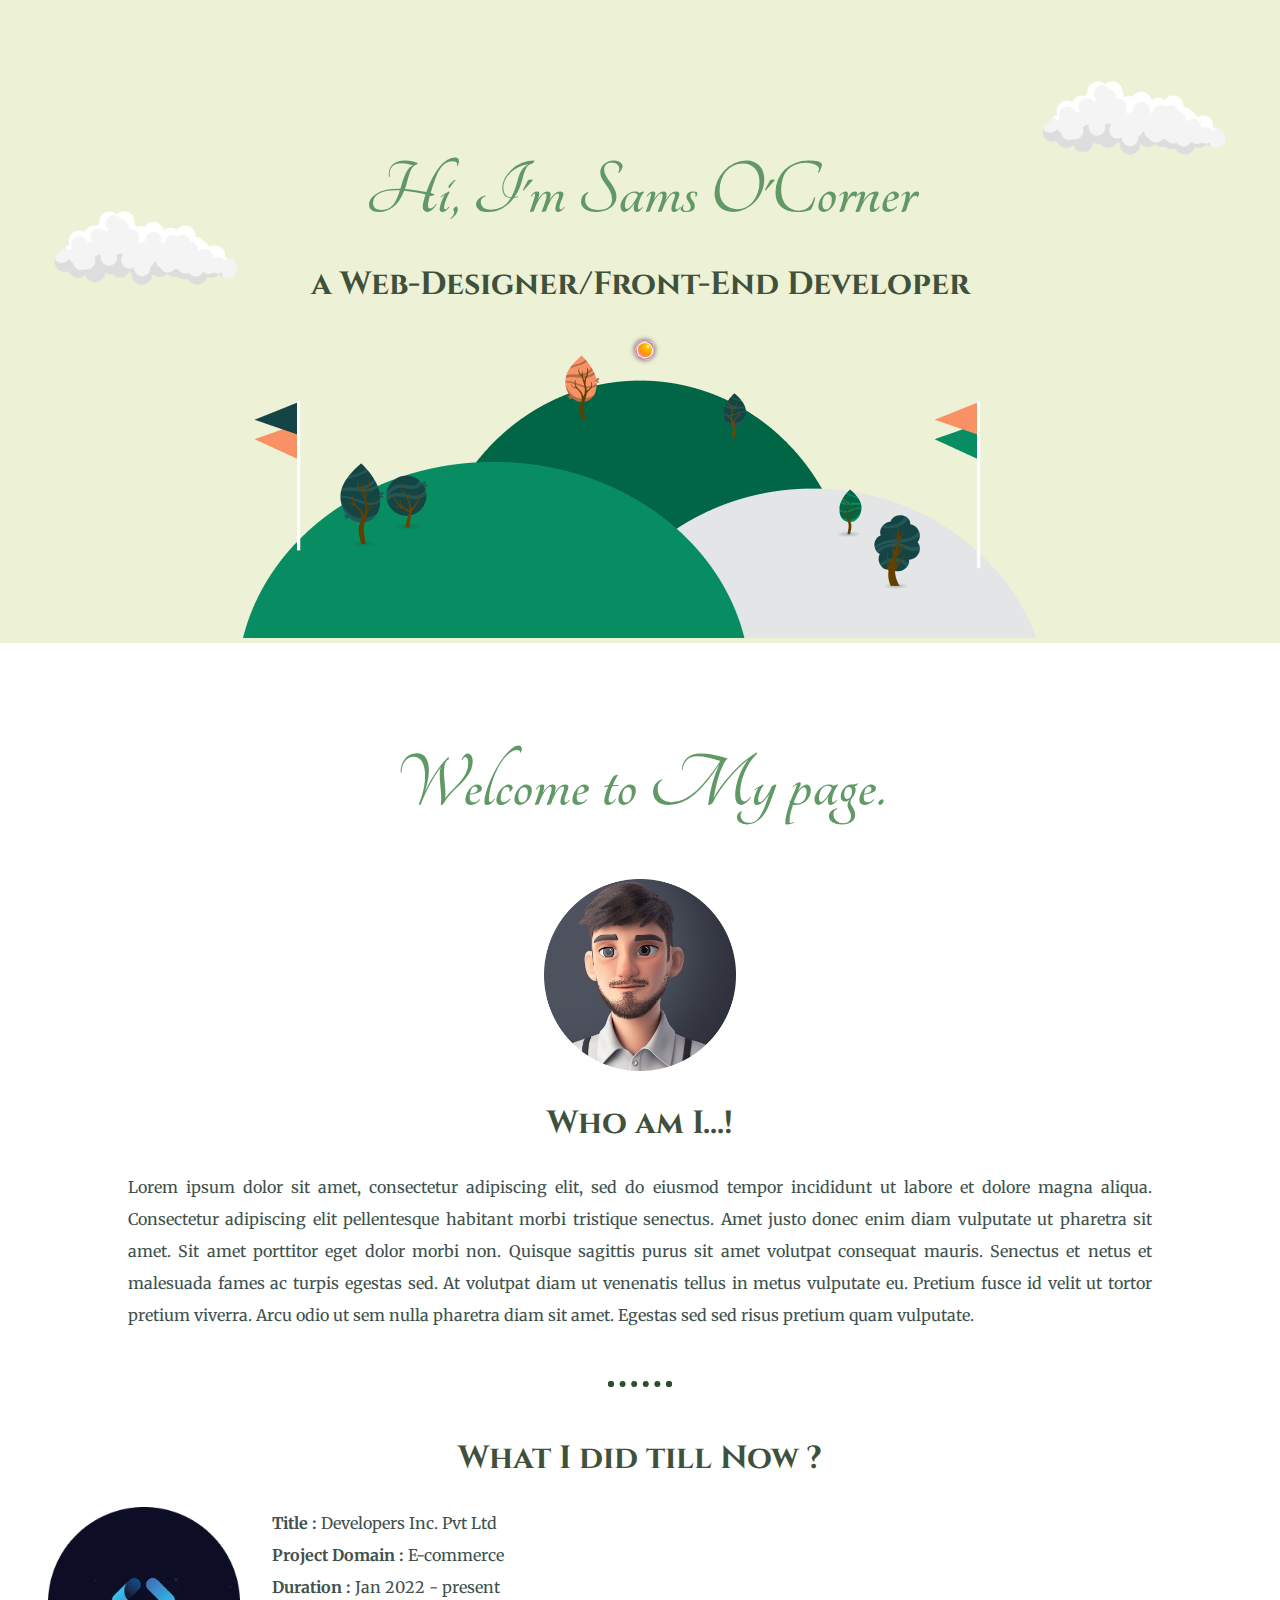
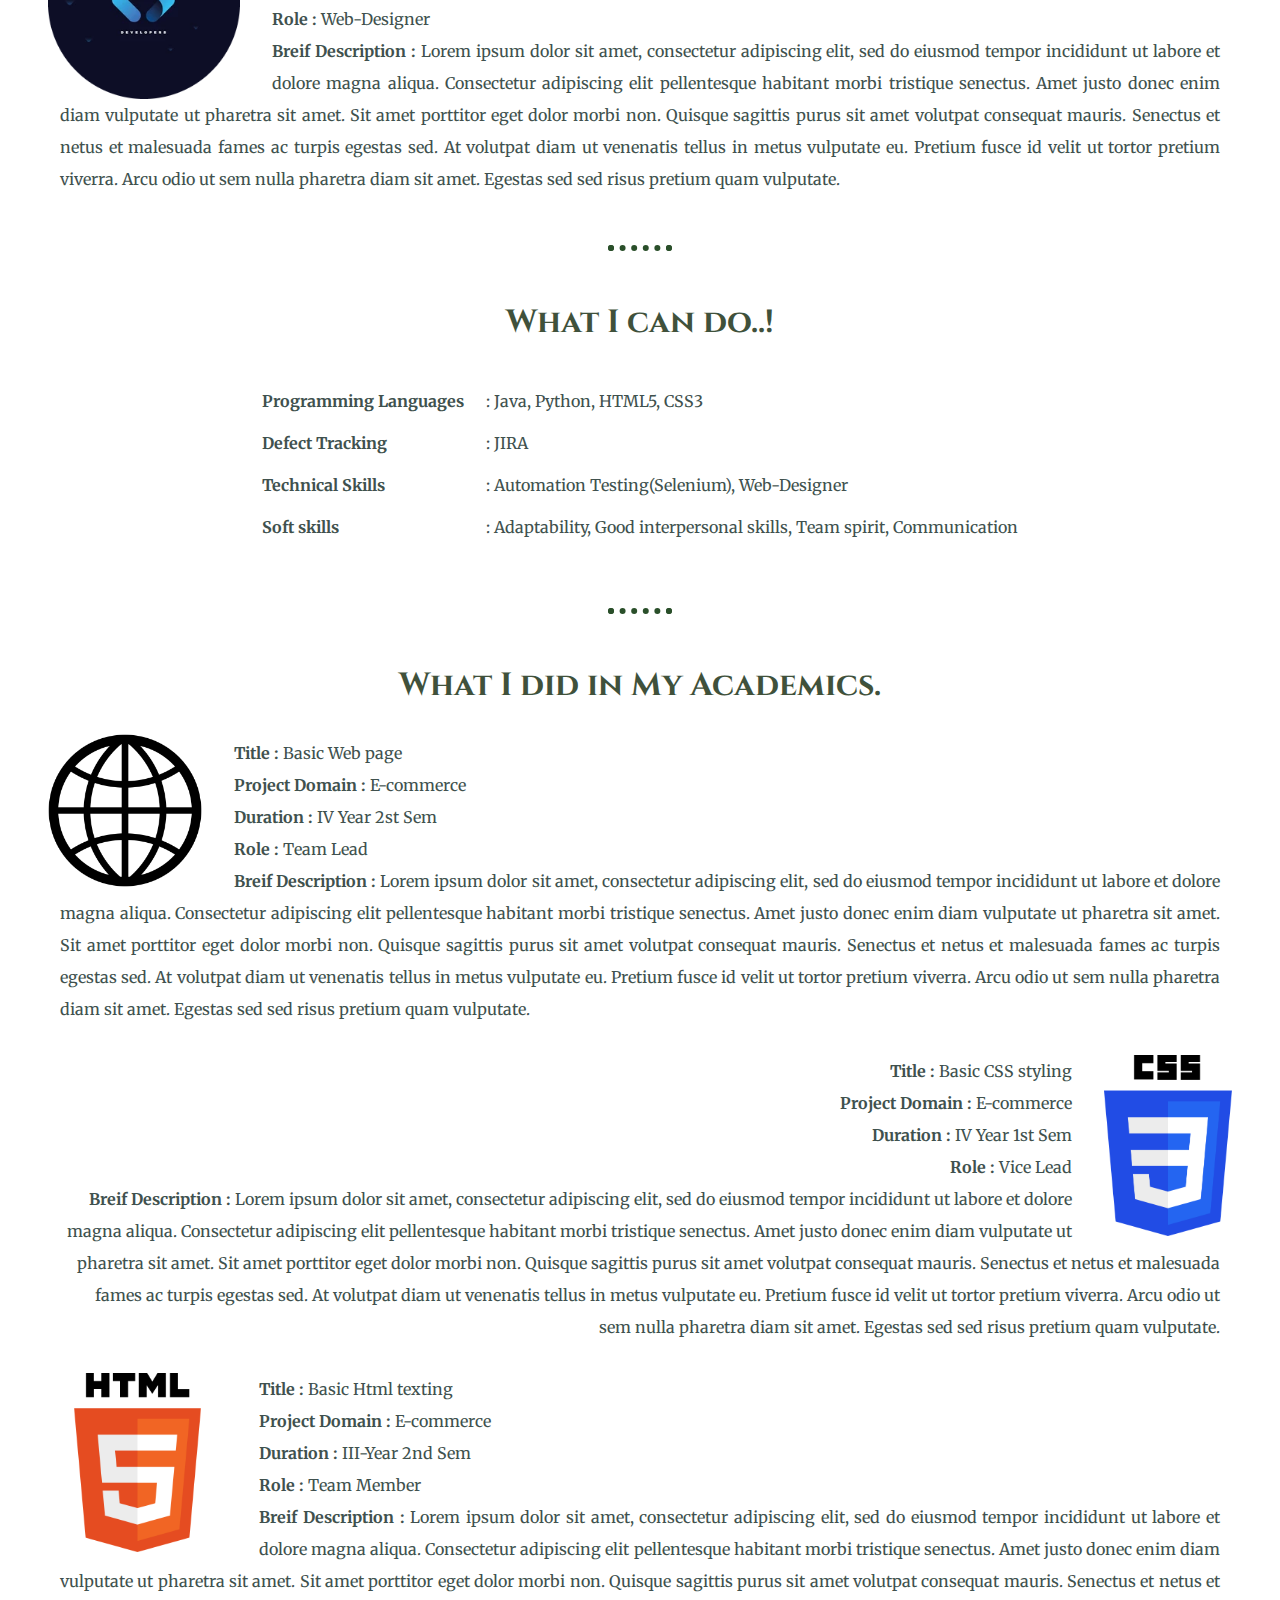
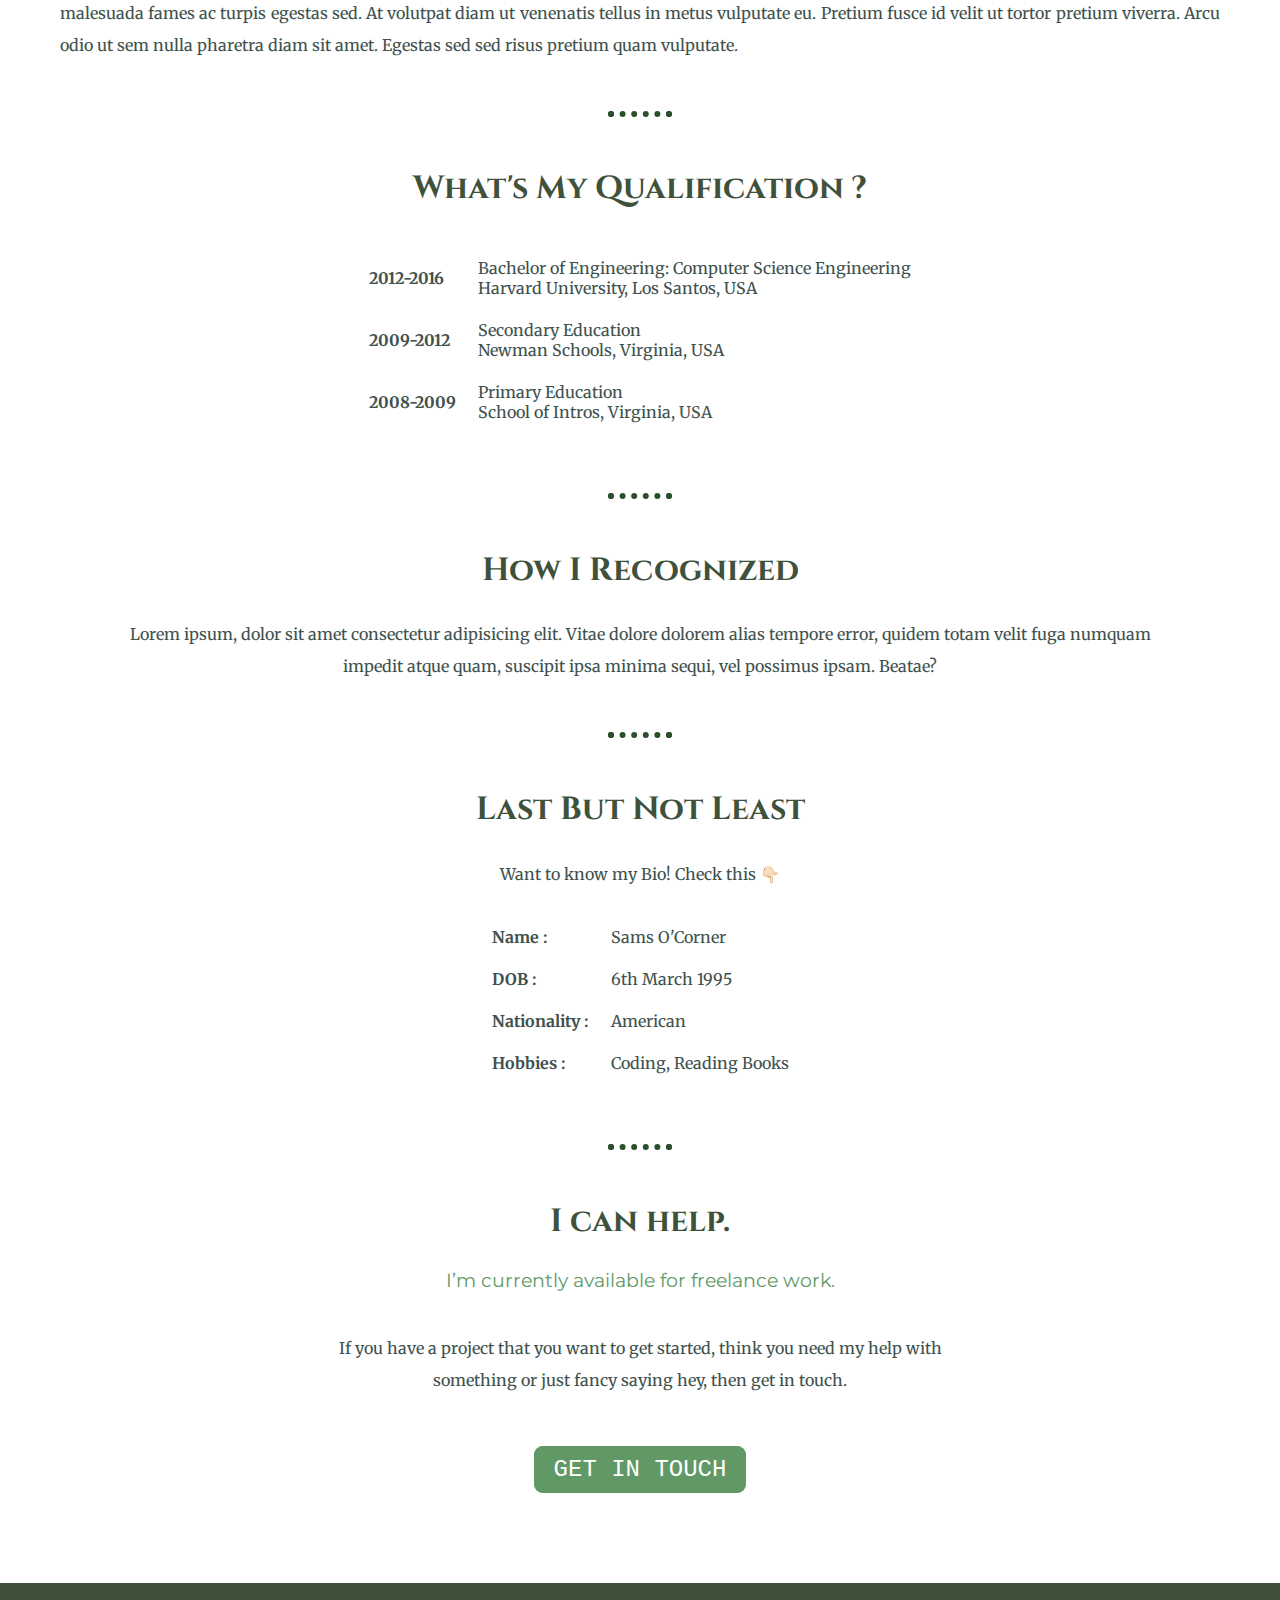
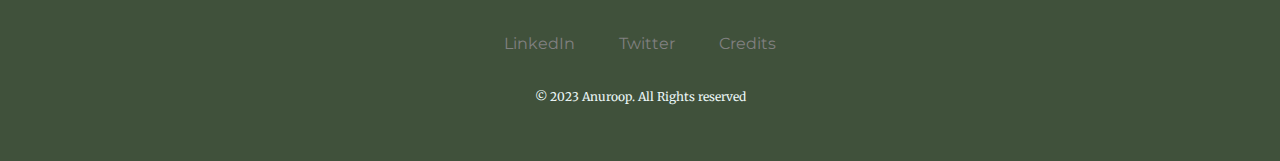
<file: index.html>
<!DOCTYPE html>
<html lang="en">
<head>
    <meta charset="UTF-8">
    <title>Sample Resume Site</title>
    <link rel="stylesheet" href="CSS/style.css">
    <link rel="preconnect" href="https://fonts.googleapis.com">
    <link rel="preconnect" href="https://fonts.gstatic.com" crossorigin>
    <link href="https://fonts.googleapis.com/css2?family=Cinzel&family=Merriweather&family=Montserrat&family=Tangerine&display=swap" rel="stylesheet">
    <link rel="icon" href="favicon.ico">
</head>
<body>
    <div class="top-container">
        <img class="top-cloud" src="Resources/cartoon-cloud-illustration-png.png" alt="cloud-img">
        <h1>Hi, I'm Sams O'Corner</h1>
        <h2>a Web-Designer/Front-End Developer</h2>
        <img class="bottom-cloud" src="Resources/cartoon-cloud-illustration-png.png" alt="cloud-img">
        <img class="mountain-img"src="Resources/Mountain.png" alt="mountain-img">
    </div>
    
    <div class="middle-container">
        <h1>Welcome to My page.</h1>
        <div class="profile">
            <img class="profile-img" src="Resources/Profile-Pic-modified.png" alt="profile-img">
            <h2>Who am I...!</h2>
            <p class="intro">Lorem ipsum dolor sit amet, consectetur adipiscing elit, sed do eiusmod tempor incididunt ut labore et dolore magna aliqua. 
                Consectetur adipiscing elit pellentesque habitant morbi tristique senectus. Amet justo donec enim diam vulputate ut pharetra sit amet. 
                Sit amet porttitor eget dolor morbi non. Quisque sagittis purus sit amet volutpat consequat mauris. Senectus et netus et malesuada fames ac turpis egestas sed. 
                At volutpat diam ut venenatis tellus in metus vulputate eu. Pretium fusce id velit ut tortor pretium viverra. Arcu odio ut sem nulla pharetra diam sit amet. 
                Egestas sed sed risus pretium quam vulputate.
            </p>
        </div>
        <hr>
        <div class="experience">
            <h2 >What I did till Now ?</h2>
            <img class="company-img" src="Resources/Company-img.png" alt="company-img">
            <p class="exp-specs">
                <strong>Title :</strong> Developers Inc. Pvt Ltd<br>
                <strong>Project Domain :</strong> E-commerce<br>
                <strong>Duration :</strong> Jan 2022 - present<br> 
                <strong>Role :</strong> Web-Designer<br>  
                <strong>Breif Description :</strong> Lorem ipsum dolor sit amet, consectetur adipiscing elit, sed do eiusmod tempor incididunt ut labore et dolore magna aliqua. 
                Consectetur adipiscing elit pellentesque habitant morbi tristique senectus. Amet justo donec enim diam vulputate ut pharetra sit amet. 
                Sit amet porttitor eget dolor morbi non. Quisque sagittis purus sit amet volutpat consequat mauris. Senectus et netus et malesuada fames ac turpis egestas sed. 
                At volutpat diam ut venenatis tellus in metus vulputate eu. Pretium fusce id velit ut tortor pretium viverra. Arcu odio ut sem nulla pharetra diam sit amet. 
                Egestas sed sed risus pretium quam vulputate.
            </p>
        </div>
        <hr>
        <div class="skills">
            <h2>What I can do..!</h2>
            <table class="skill-table table" cellspacing="20px">
                <tr>
                    <th>Programming Languages </th>
                    <td>: Java, Python, HTML5, CSS3</td>
                </tr>
                <tr>
                    <th>Defect Tracking </th>
                    <td>: JIRA</td>
                </tr>
                <tr>
                    <th>Technical Skills </th>
                    <td>: Automation Testing(Selenium), Web-Designer</td>
                </tr>
                <tr>
                    <th>Soft skills </th>
                    <td>: Adaptability, Good interpersonal skills, Team spirit, Communication</td>
                </tr>
            </table>
        </div>
        <hr>
        <div class="academic-projects">
            <h2>What I did in My Academics.</h2>
            <img class="pro-web-img" src="Resources/webpage-img.png" alt="project-img">
            <p class="pro-web">
                <strong>Title :</strong> Basic Web page<br>
                <strong>Project Domain :</strong> E-commerce<br>
                <strong>Duration :</strong> IV Year 2st Sem<br> 
                <strong>Role :</strong> Team Lead<br>  
                <strong>Breif Description :</strong> Lorem ipsum dolor sit amet, consectetur adipiscing elit, sed do eiusmod tempor incididunt ut labore et dolore magna aliqua. 
                Consectetur adipiscing elit pellentesque habitant morbi tristique senectus. Amet justo donec enim diam vulputate ut pharetra sit amet. 
                Sit amet porttitor eget dolor morbi non. Quisque sagittis purus sit amet volutpat consequat mauris. Senectus et netus et malesuada fames ac turpis egestas sed. 
                At volutpat diam ut venenatis tellus in metus vulputate eu. Pretium fusce id velit ut tortor pretium viverra. Arcu odio ut sem nulla pharetra diam sit amet. 
                Egestas sed sed risus pretium quam vulputate.
            </p>
            <img class="pro-css-img" src="Resources/css-img.png" alt="project-img">
            <p class="pro-css">
                <strong>Title :</strong> Basic CSS styling<br>
                <strong>Project Domain :</strong> E-commerce</br>
                <strong>Duration :</strong> IV Year 1st Sem<br> 
                <strong>Role :</strong> Vice Lead<br>  
                <strong>Breif Description :</strong> Lorem ipsum dolor sit amet, consectetur adipiscing elit, sed do eiusmod tempor incididunt ut labore et dolore magna aliqua. 
                Consectetur adipiscing elit pellentesque habitant morbi tristique senectus. Amet justo donec enim diam vulputate ut pharetra sit amet. 
                Sit amet porttitor eget dolor morbi non. Quisque sagittis purus sit amet volutpat consequat mauris. Senectus et netus et malesuada fames ac turpis egestas sed. 
                At volutpat diam ut venenatis tellus in metus vulputate eu. Pretium fusce id velit ut tortor pretium viverra. Arcu odio ut sem nulla pharetra diam sit amet. 
                Egestas sed sed risus pretium quam vulputate.
            </p>
            <img class="pro-html-img" src="Resources/html-img.png" alt="project-img">
            <p class="pro-html">
                <strong>Title :</strong> Basic Html texting<br>
                <strong>Project Domain :</strong> E-commerce<br>
                <strong>Duration :</strong> III-Year 2nd Sem<br> 
                <strong>Role :</strong> Team Member<br>  
                <strong>Breif Description :</strong> Lorem ipsum dolor sit amet, consectetur adipiscing elit, sed do eiusmod tempor incididunt ut labore et dolore magna aliqua. 
                Consectetur adipiscing elit pellentesque habitant morbi tristique senectus. Amet justo donec enim diam vulputate ut pharetra sit amet. 
                Sit amet porttitor eget dolor morbi non. Quisque sagittis purus sit amet volutpat consequat mauris. Senectus et netus et malesuada fames ac turpis egestas sed. 
                At volutpat diam ut venenatis tellus in metus vulputate eu. Pretium fusce id velit ut tortor pretium viverra. Arcu odio ut sem nulla pharetra diam sit amet. 
                Egestas sed sed risus pretium quam vulputate.
            </p>
        </div>
        <hr>
        <div class="education">
            <h2>What's My Qualification ?</h2>
            <table class="edu-table table" cellspacing="20px">
                <tr>
                    <th>2012-2016</th>
                    <td>Bachelor of Engineering: Computer Science Engineering<br>
                        Harvard University, Los Santos, USA
                    </td>
                </tr>
                <tr>
                    <th>2009-2012</th>
                    <td>Secondary Education <br>
                        Newman Schools, Virginia, USA
                        </td>
                </tr>
                <tr>
                    <th>2008-2009</th>
                    <td>Primary Education <br>
                        School of Intros, Virginia, USA</td>
                </tr>
            </table>
        </div>
        <hr>
        <div>
            <h2>How I Recognized</h2>
            <p class="achive">Lorem ipsum, dolor sit amet consectetur adipisicing elit. Vitae dolore dolorem alias tempore error, quidem totam velit fuga numquam impedit atque quam, suscipit ipsa minima sequi, vel possimus ipsam. Beatae?</p>
        </div>
        <hr>
        <div>
            <h2>Last But Not Least</h2>
            <p>Want to know my Bio! Check this 👇🏻</p>
            <table class="pers-table table" cellspacing="20px">
                <tr>
                    <th>Name :</th>
                    <td>Sams O'Corner</td>
                </tr>
                <tr>
                    <th>DOB :</th>
                    <td>6th March 1995</td>
                </tr>
                <tr>
                    <th>Nationality :</th>
                    <td>American</td>
                </tr>
                <tr>
                    <th>Hobbies :</th>
                    <td>Coding, Reading Books</td>
                </tr>
            </table>
        </div>
        <hr>
        <div class="contact-me">
          <h2>I can help.</h2>
          <h3>I’m currently available for freelance work.</h3>
          <p class="contact-message">If you have a project that you want to get started, think you need my help with something or just fancy saying hey, then get in touch.</p>
          <a class="btn" href="mailto:samscorner@mailinator.com">GET IN TOUCH</a>
        </div>
    </div>
    <div class="bottom-container">
        <a class="footer-link" href="https://www.linkedin.com/feed/">LinkedIn</a>
        <a class="footer-link" href="https://twitter.com/home?lang=en">Twitter</a>
        <a class="footer-link" href="credits.html">Credits</a>
        <p class="copyright">© 2023 Anuroop. All Rights reserved</p>
    </div>
</body>
</html>
</file>
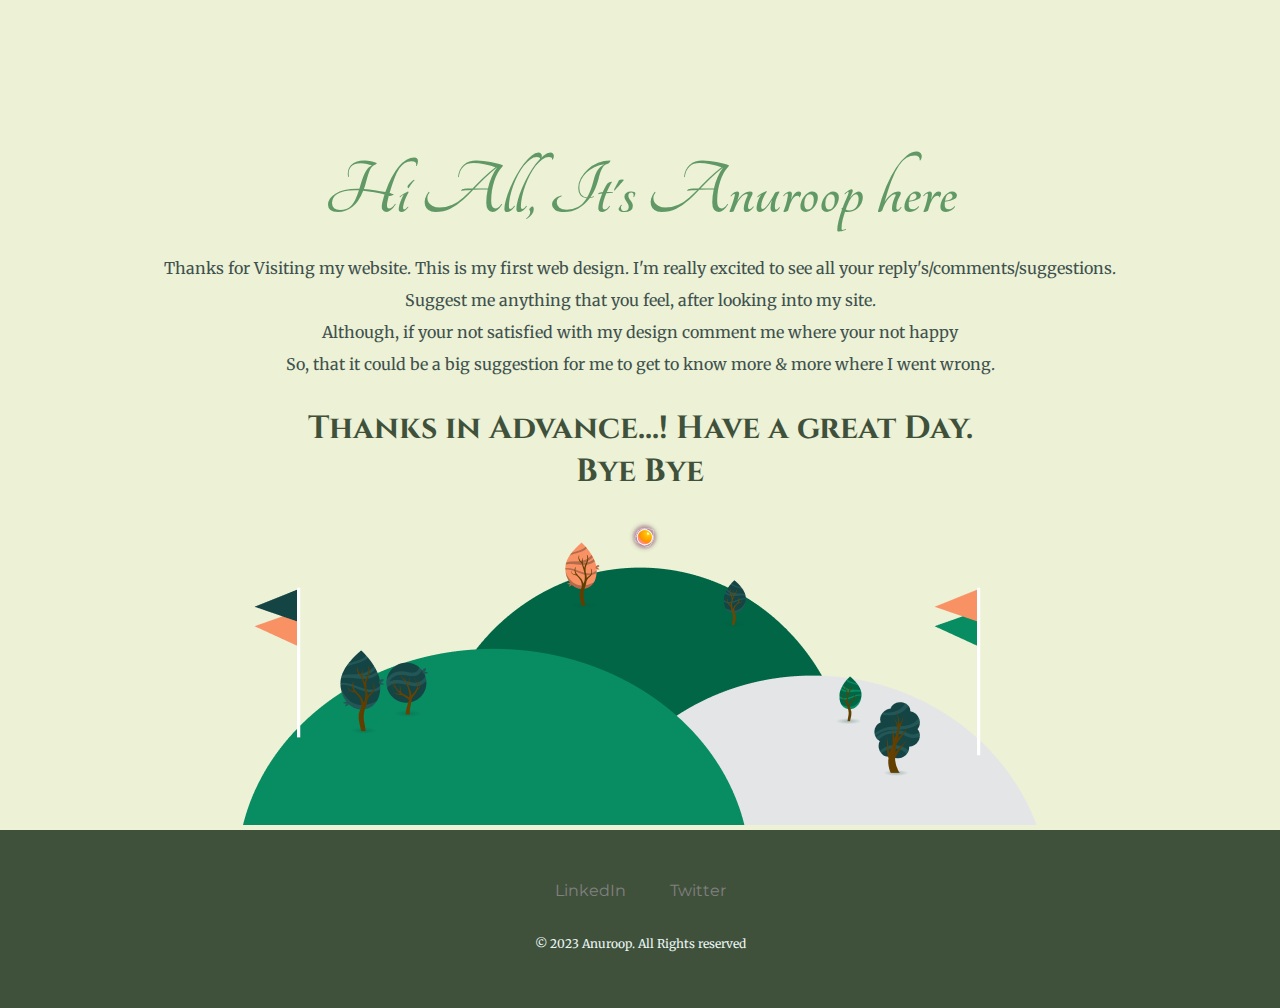
<file: credits.html>
<!DOCTYPE html>
<html lang="en">
<head>
    <meta charset="UTF-8">
    <link rel="stylesheet" href="CSS/style.css">
    <link rel="preconnect" href="https://fonts.googleapis.com">
    <link rel="preconnect" href="https://fonts.gstatic.com" crossorigin>
    <link href="https://fonts.googleapis.com/css2?family=Cinzel&family=Merriweather&family=Montserrat&family=Tangerine&display=swap" rel="stylesheet">
    <link rel="icon" href="favicon.ico">
    <title>Credits</title>
</head>
<body>
    <div class="top-container">
        <h1>Hi All, It's Anuroop here</h1>
        <p>Thanks for Visiting my website. This is my first web design. I'm really excited to see all your reply's/comments/suggestions.
            <br>Suggest me anything that you feel, after looking into my site. 
            <br>Although, if your not satisfied with my design comment me where your not happy 
            <br>So, that it could be a big suggestion for me to get to know more & more where I went wrong.
        </p>
        <h2>Thanks in Advance...!  Have a great Day. <br>Bye Bye</h2>
        <img class="mountain-img"src="Resources/Mountain.png" alt="mountain-img">
    </div>
    <div class="bottom-container">
        <a class="footer-link" href="https://www.linkedin.com/feed/">LinkedIn</a>
        <a class="footer-link" href="https://twitter.com/home?lang=en">Twitter</a>
        <p class="copyright">© 2023 Anuroop. All Rights reserved</p>
    </div>
</body>
</html>
</file>
<file: CSS/style.css>
body{
    color: #40514E;
    margin: 0;
    text-align: center;
    font-family: 'Merriweather', serif;
}
h1{
    font-family: 'Tangerine', cursive;
    margin: 50px auto 0 auto;
    font-size: 5rem;
    color: #609966;
}
h2{
    font-family: 'Cinzel', serif;
    font-size: 2rem;
    color: #40513B;
}
h3{
    font-weight: normal;
    color: #609966;
    font-family: 'Montserrat', sans-serif;
}
hr {
    border: dotted rgb(42, 79, 42) 6px;
    border-bottom: none;
    width: 4%;
    margin: 50px auto;
}
p {
    line-height: 2;
}
/* **********TOP CONTAINER********** */
.top-container{
    background-color: #EDF1D6;
    padding-top: 100px; 
}
.top-cloud{
    position: absolute;
    width: 15%;
    top: 70px;
    right: 50px;
}
.bottom-cloud{
    position: absolute;
    width: 15%;
    left: 50px;
    top: 200px;
}

/* **********MIDDLE CONTAINER********** */
.middle-container {
    margin: 100px 0;
}
.intro {
    width: 80%;
    margin: auto;
    text-align: justify;   
}
.profile-img{
    width: 15%;
    padding-top: 50px;
}
.company-img{
    float: left;
    width: 15%;
    padding-left: 3rem;
    padding-right: 2rem;
}
.exp-specs{
    text-align: justify;
    margin-left: 60px;
    margin-right: 60px;
}
.table{
    text-align: justify;
    margin: auto;
    margin-bottom: 50px;
}
.pro-web-img{
    width: 12%;
    float: left;
    padding-left: 3rem;
    padding-right: 2rem;
}
.pro-web{
    text-align: justify;
    margin: 30px 60px;
}
.pro-css-img{
    width: 10%;
    float: right;
    padding-left: 2rem;
    padding-right: 3rem;
}
.pro-css{
    text-align: right;
    margin: 30px 60px;
}
.pro-html-img{
    width: 14%;
    float: left;
    padding-left: 3rem;
    padding-right: 2rem;
}
.pro-html{
    text-align: justify;
    margin: 30px 60px;
}
.achive{
    width: 80%;
    margin: auto;
}
/* **********BOTTOM CONTAINER********** */
.bottom-container {
    background-color: #40513B;
    padding: 50px 0 20px;
}
.contact-message{
    width: 50%;
    margin: 40px auto 60px;
}
.btn {
    background: #609966;
    background-image: -webkit-linear-gradient(top, #609966, #609966);
    background-image: -moz-linear-gradient(top, #609966, #609966);
    background-image: -ms-linear-gradient(top, #609966, #609966);
    background-image: -o-linear-gradient(top, #609966, #609966);
    background-image: linear-gradient(to bottom, #609966, #609966);
    -webkit-border-radius: 9;
    -moz-border-radius: 9;
    border-radius: 9px;
    font-family: Courier New;
    color: #ffffff;
    font-size: 24px;
    padding: 10px 20px 10px 20px;
    text-decoration: none;
}
.btn:hover {
    background: #40513B;
    background-image: -webkit-linear-gradient(top, #40513B, #40513B);
    background-image: -moz-linear-gradient(top, #40513B, #40513B);
    background-image: -ms-linear-gradient(top, #40513B, #40513B);
    background-image: -o-linear-gradient(top, #40513B, #40513B);
    background-image: linear-gradient(to bottom, #40513B, #40513B);
    text-decoration: none;
}
.footer-link {
    color: grey;
}
a {
    font-family: 'Montserrat', sans-serif;
    margin: 10px 20px;
    text-decoration: none;
}
a:hover {
    color: #EDF1D6;
  }
.copyright{
    color: #EAF6F6;
    font-size: 0.75rem;
    padding: 20px 0;
}
</file>
